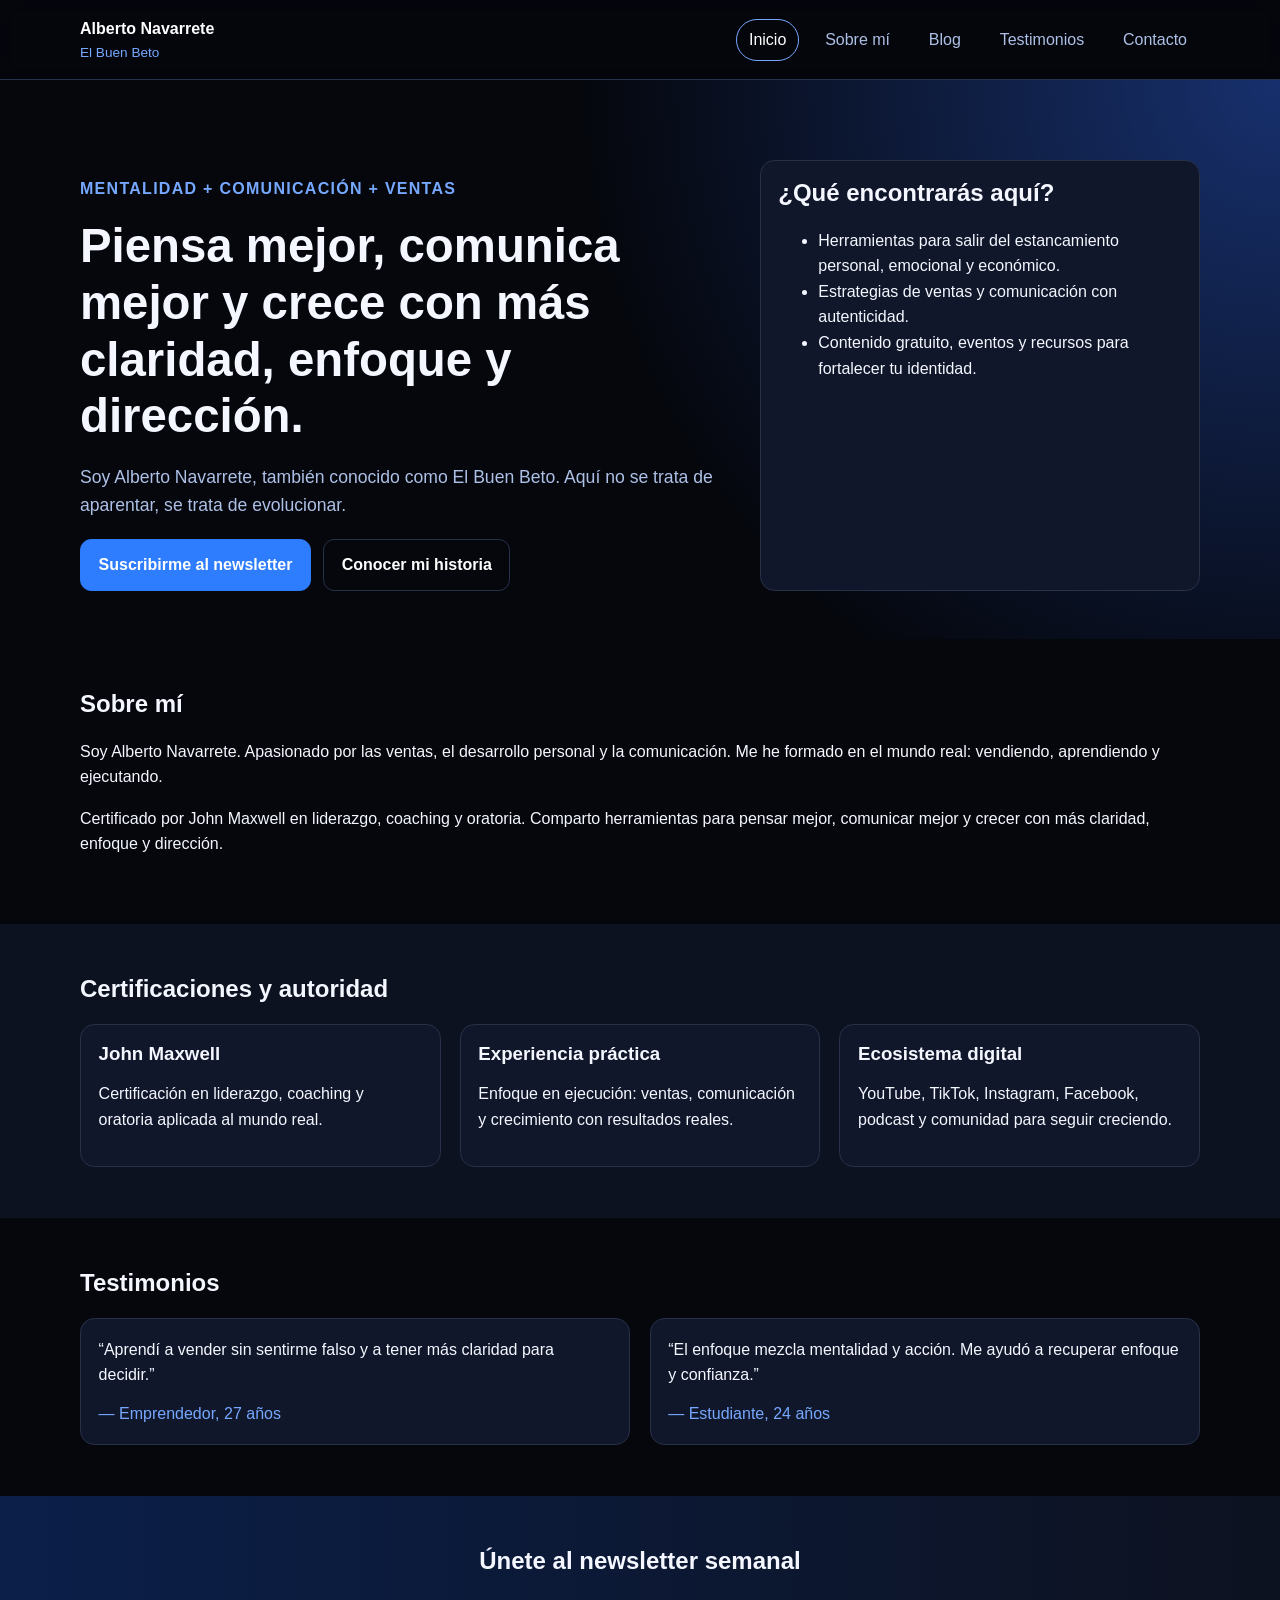
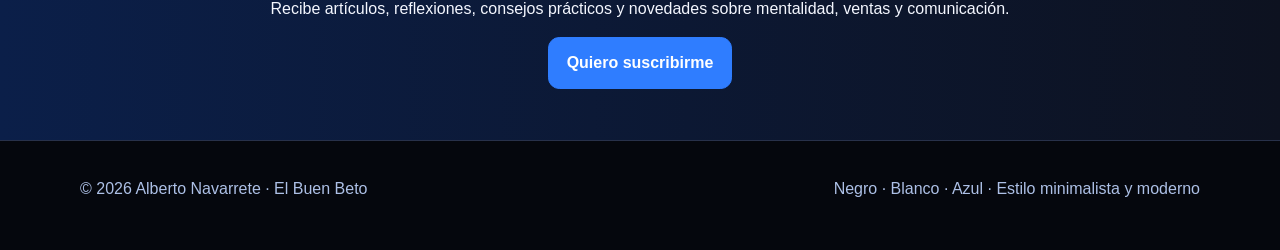
<file: index.html>
<!DOCTYPE html>
<html lang="es">
<head>
  <meta charset="UTF-8">
  <meta name="viewport" content="width=device-width, initial-scale=1.0">
  <meta name="description" content="Sitio oficial de Alberto Navarrete, El Buen Beto. Mentalidad, comunicación, ventas y crecimiento personal.">
  <meta name="keywords" content="crecimiento personal, mentalidad, finanzas personales, ventas, mejorar vida">
  <title>El Buen Beto | Inicio</title>
  <link rel="stylesheet" href="style.css">
</head>
<body>
  <header class="site-header">
    <div class="wrap nav-wrap">
      <a href="index.html" class="brand">Alberto Navarrete <span>El Buen Beto</span></a>
      <nav>
        <a href="index.html" class="active">Inicio</a>
        <a href="sobre-mi.html">Sobre mí</a>
        <a href="blog.html">Blog</a>
        <a href="testimonios.html">Testimonios</a>
        <a href="contacto.html">Contacto</a>
      </nav>
    </div>
  </header>

  <main>
    <section class="hero">
      <div class="wrap hero-grid">
        <div>
          <p class="eyebrow">Mentalidad + Comunicación + Ventas</p>
          <h1>Piensa mejor, comunica mejor y crece con más claridad, enfoque y dirección.</h1>
          <p class="lead">Soy Alberto Navarrete, también conocido como El Buen Beto. Aquí no se trata de aparentar, se trata de evolucionar.</p>
          <div class="actions">
            <a href="contacto.html" class="btn btn-primary">Suscribirme al newsletter</a>
            <a href="sobre-mi.html" class="btn btn-ghost">Conocer mi historia</a>
          </div>
        </div>
        <div class="card">
          <h2>¿Qué encontrarás aquí?</h2>
          <ul>
            <li>Herramientas para salir del estancamiento personal, emocional y económico.</li>
            <li>Estrategias de ventas y comunicación con autenticidad.</li>
            <li>Contenido gratuito, eventos y recursos para fortalecer tu identidad.</li>
          </ul>
        </div>
      </div>
    </section>

    <section class="section">
      <div class="wrap">
        <h2>Sobre mí</h2>
        <p>Soy Alberto Navarrete. Apasionado por las ventas, el desarrollo personal y la comunicación. Me he formado en el mundo real: vendiendo, aprendiendo y ejecutando.</p>
        <p>Certificado por John Maxwell en liderazgo, coaching y oratoria. Comparto herramientas para pensar mejor, comunicar mejor y crecer con más claridad, enfoque y dirección.</p>
      </div>
    </section>

    <section class="section alt">
      <div class="wrap">
        <h2>Certificaciones y autoridad</h2>
        <div class="grid-3">
          <article class="mini-card">
            <h3>John Maxwell</h3>
            <p>Certificación en liderazgo, coaching y oratoria aplicada al mundo real.</p>
          </article>
          <article class="mini-card">
            <h3>Experiencia práctica</h3>
            <p>Enfoque en ejecución: ventas, comunicación y crecimiento con resultados reales.</p>
          </article>
          <article class="mini-card">
            <h3>Ecosistema digital</h3>
            <p>YouTube, TikTok, Instagram, Facebook, podcast y comunidad para seguir creciendo.</p>
          </article>
        </div>
      </div>
    </section>

    <section class="section">
      <div class="wrap">
        <h2>Testimonios</h2>
        <div class="grid-2">
          <blockquote>
            “Aprendí a vender sin sentirme falso y a tener más claridad para decidir.”
            <cite>— Emprendedor, 27 años</cite>
          </blockquote>
          <blockquote>
            “El enfoque mezcla mentalidad y acción. Me ayudó a recuperar enfoque y confianza.”
            <cite>— Estudiante, 24 años</cite>
          </blockquote>
        </div>
      </div>
    </section>

    <section class="section cta-band">
      <div class="wrap cta-content">
        <h2>Únete al newsletter semanal</h2>
        <p>Recibe artículos, reflexiones, consejos prácticos y novedades sobre mentalidad, ventas y comunicación.</p>
        <a href="contacto.html" class="btn btn-primary">Quiero suscribirme</a>
      </div>
    </section>
  </main>

  <footer class="site-footer">
    <div class="wrap footer-grid">
      <p>© 2026 Alberto Navarrete · El Buen Beto</p>
      <p>Negro · Blanco · Azul · Estilo minimalista y moderno</p>
    </div>
  </footer>
</body>
</html>
</file>
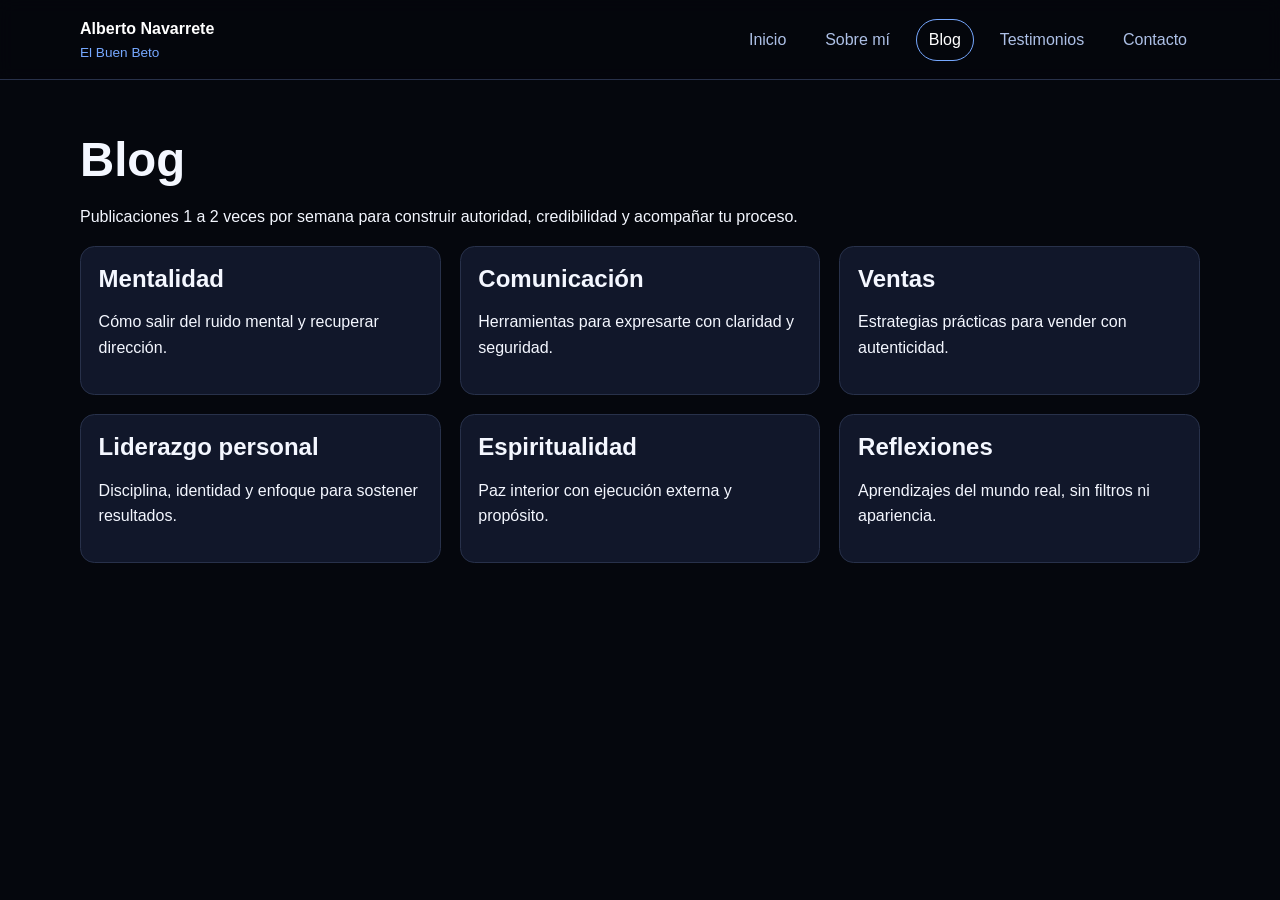
<file: blog.html>
<!DOCTYPE html>
<html lang="es">
<head>
  <meta charset="UTF-8">
  <meta name="viewport" content="width=device-width, initial-scale=1.0">
  <title>El Buen Beto | Blog</title>
  <link rel="stylesheet" href="style.css">
</head>
<body>
  <header class="site-header">
    <div class="wrap nav-wrap">
      <a href="index.html" class="brand">Alberto Navarrete <span>El Buen Beto</span></a>
      <nav>
        <a href="index.html">Inicio</a>
        <a href="sobre-mi.html">Sobre mí</a>
        <a href="blog.html" class="active">Blog</a>
        <a href="testimonios.html">Testimonios</a>
        <a href="contacto.html">Contacto</a>
      </nav>
    </div>
  </header>

  <main class="section">
    <div class="wrap">
      <h1>Blog</h1>
      <p>Publicaciones 1 a 2 veces por semana para construir autoridad, credibilidad y acompañar tu proceso.</p>
      <div class="grid-3">
        <article class="mini-card"><h2>Mentalidad</h2><p>Cómo salir del ruido mental y recuperar dirección.</p></article>
        <article class="mini-card"><h2>Comunicación</h2><p>Herramientas para expresarte con claridad y seguridad.</p></article>
        <article class="mini-card"><h2>Ventas</h2><p>Estrategias prácticas para vender con autenticidad.</p></article>
        <article class="mini-card"><h2>Liderazgo personal</h2><p>Disciplina, identidad y enfoque para sostener resultados.</p></article>
        <article class="mini-card"><h2>Espiritualidad</h2><p>Paz interior con ejecución externa y propósito.</p></article>
        <article class="mini-card"><h2>Reflexiones</h2><p>Aprendizajes del mundo real, sin filtros ni apariencia.</p></article>
      </div>
    </div>
  </main>
</body>
</html>
</file>
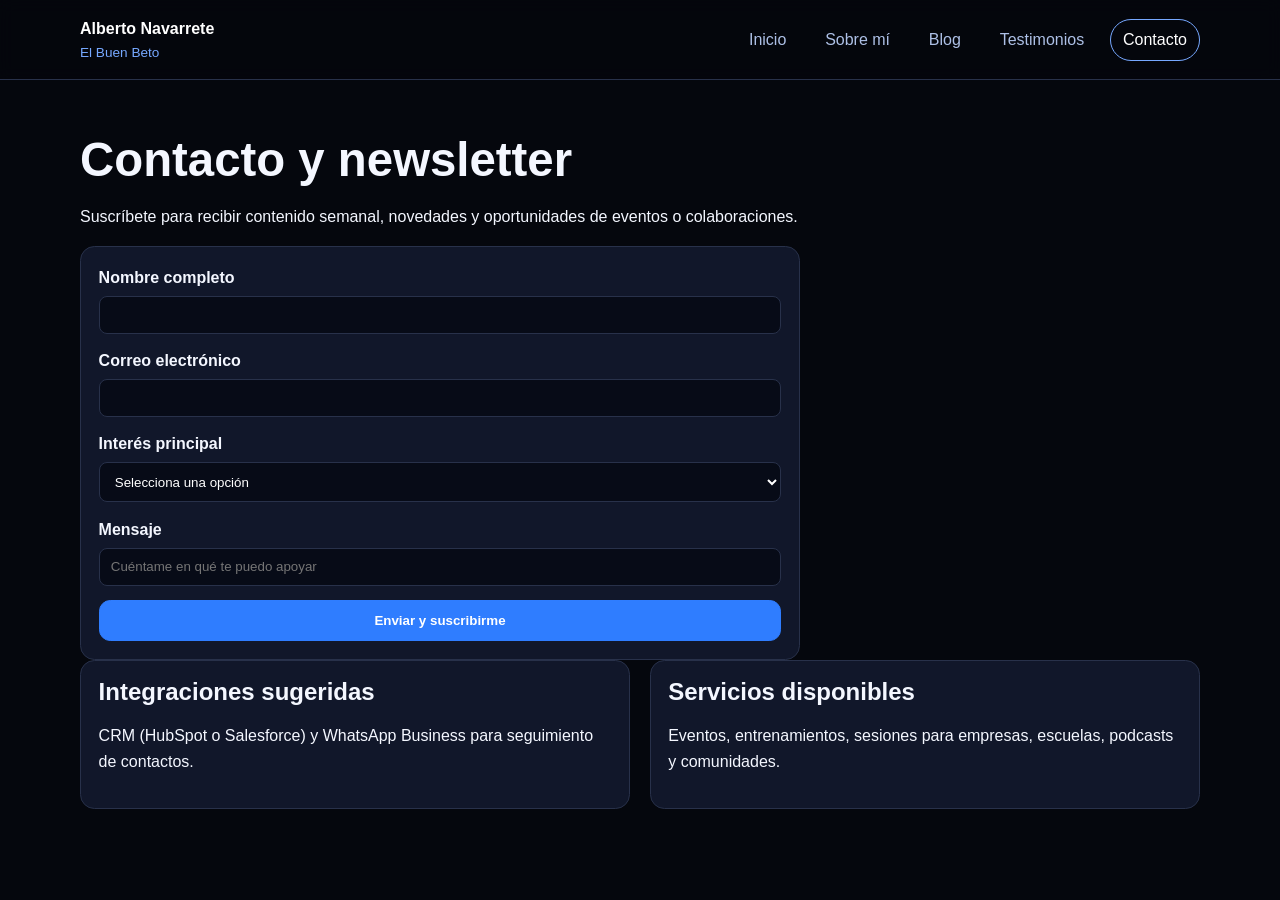
<file: contacto.html>
<!DOCTYPE html>
<html lang="es">
<head>
  <meta charset="UTF-8">
  <meta name="viewport" content="width=device-width, initial-scale=1.0">
  <title>El Buen Beto | Contacto</title>
  <link rel="stylesheet" href="style.css">
</head>
<body>
  <header class="site-header">
    <div class="wrap nav-wrap">
      <a href="index.html" class="brand">Alberto Navarrete <span>El Buen Beto</span></a>
      <nav>
        <a href="index.html">Inicio</a>
        <a href="sobre-mi.html">Sobre mí</a>
        <a href="blog.html">Blog</a>
        <a href="testimonios.html">Testimonios</a>
        <a href="contacto.html" class="active">Contacto</a>
      </nav>
    </div>
  </header>

  <main class="section">
    <div class="wrap">
      <h1>Contacto y newsletter</h1>
      <p>Suscríbete para recibir contenido semanal, novedades y oportunidades de eventos o colaboraciones.</p>
      <form class="form" action="#" method="post">
        <label>Nombre completo<input type="text" name="nombre" required></label>
        <label>Correo electrónico<input type="email" name="correo" required></label>
        <label>Interés principal
          <select name="interes" required>
            <option value="">Selecciona una opción</option>
            <option>Mentalidad</option>
            <option>Comunicación</option>
            <option>Ventas</option>
            <option>Liderazgo personal</option>
            <option>Espiritualidad</option>
          </select>
        </label>
        <label>Mensaje<input type="text" name="mensaje" placeholder="Cuéntame en qué te puedo apoyar"></label>
        <button class="btn btn-primary" type="submit">Enviar y suscribirme</button>
      </form>

      <div class="grid-2 integrations">
        <article class="mini-card">
          <h2>Integraciones sugeridas</h2>
          <p>CRM (HubSpot o Salesforce) y WhatsApp Business para seguimiento de contactos.</p>
        </article>
        <article class="mini-card">
          <h2>Servicios disponibles</h2>
          <p>Eventos, entrenamientos, sesiones para empresas, escuelas, podcasts y comunidades.</p>
        </article>
      </div>
    </div>
  </main>
</body>
</html>
</file>
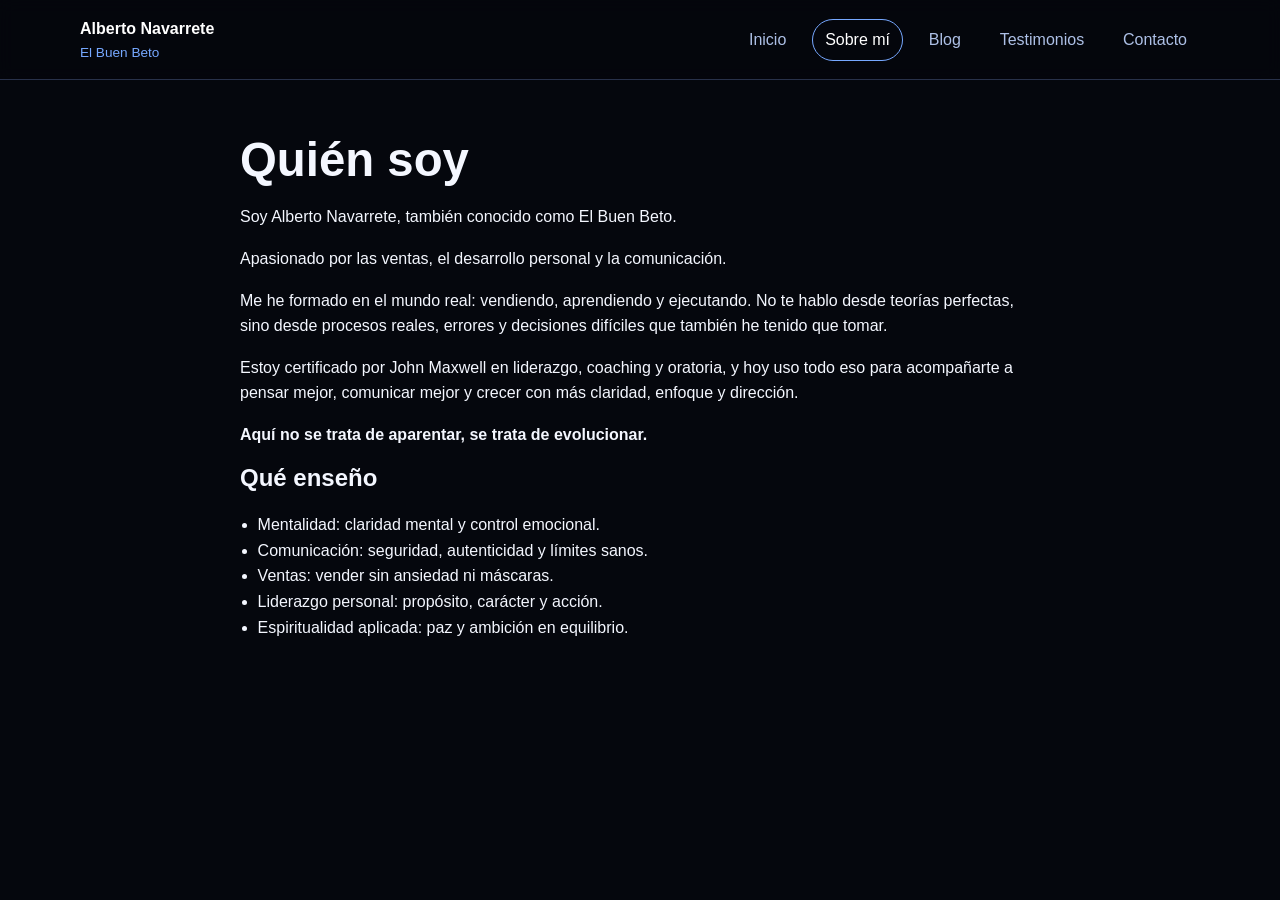
<file: sobre-mi.html>
<!DOCTYPE html>
<html lang="es">
<head>
  <meta charset="UTF-8">
  <meta name="viewport" content="width=device-width, initial-scale=1.0">
  <title>El Buen Beto | Sobre mí</title>
  <link rel="stylesheet" href="style.css">
</head>
<body>
  <header class="site-header">
    <div class="wrap nav-wrap">
      <a href="index.html" class="brand">Alberto Navarrete <span>El Buen Beto</span></a>
      <nav>
        <a href="index.html">Inicio</a>
        <a href="sobre-mi.html" class="active">Sobre mí</a>
        <a href="blog.html">Blog</a>
        <a href="testimonios.html">Testimonios</a>
        <a href="contacto.html">Contacto</a>
      </nav>
    </div>
  </header>

  <main class="section">
    <div class="wrap long-copy">
      <h1>Quién soy</h1>
      <p>Soy Alberto Navarrete, también conocido como El Buen Beto.</p>
      <p>Apasionado por las ventas, el desarrollo personal y la comunicación.</p>
      <p>Me he formado en el mundo real: vendiendo, aprendiendo y ejecutando. No te hablo desde teorías perfectas, sino desde procesos reales, errores y decisiones difíciles que también he tenido que tomar.</p>
      <p>Estoy certificado por John Maxwell en liderazgo, coaching y oratoria, y hoy uso todo eso para acompañarte a pensar mejor, comunicar mejor y crecer con más claridad, enfoque y dirección.</p>
      <p><strong>Aquí no se trata de aparentar, se trata de evolucionar.</strong></p>

      <h2>Qué enseño</h2>
      <ul>
        <li>Mentalidad: claridad mental y control emocional.</li>
        <li>Comunicación: seguridad, autenticidad y límites sanos.</li>
        <li>Ventas: vender sin ansiedad ni máscaras.</li>
        <li>Liderazgo personal: propósito, carácter y acción.</li>
        <li>Espiritualidad aplicada: paz y ambición en equilibrio.</li>
      </ul>
    </div>
  </main>
</body>
</html>
</file>
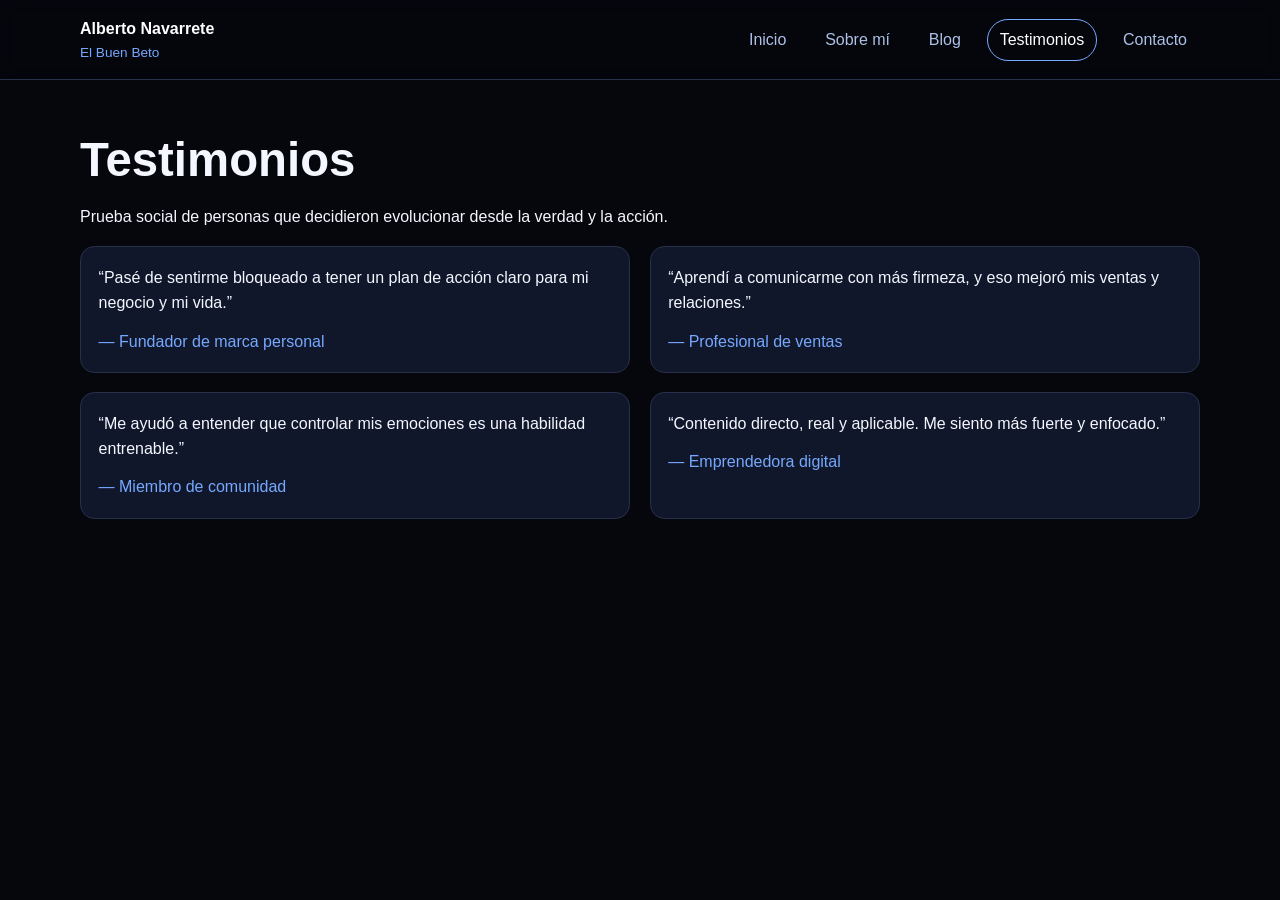
<file: testimonios.html>
<!DOCTYPE html>
<html lang="es">
<head>
  <meta charset="UTF-8">
  <meta name="viewport" content="width=device-width, initial-scale=1.0">
  <title>El Buen Beto | Testimonios</title>
  <link rel="stylesheet" href="style.css">
</head>
<body>
  <header class="site-header">
    <div class="wrap nav-wrap">
      <a href="index.html" class="brand">Alberto Navarrete <span>El Buen Beto</span></a>
      <nav>
        <a href="index.html">Inicio</a>
        <a href="sobre-mi.html">Sobre mí</a>
        <a href="blog.html">Blog</a>
        <a href="testimonios.html" class="active">Testimonios</a>
        <a href="contacto.html">Contacto</a>
      </nav>
    </div>
  </header>

  <main class="section">
    <div class="wrap">
      <h1>Testimonios</h1>
      <p>Prueba social de personas que decidieron evolucionar desde la verdad y la acción.</p>
      <div class="grid-2">
        <blockquote>
          “Pasé de sentirme bloqueado a tener un plan de acción claro para mi negocio y mi vida.”
          <cite>— Fundador de marca personal</cite>
        </blockquote>
        <blockquote>
          “Aprendí a comunicarme con más firmeza, y eso mejoró mis ventas y relaciones.”
          <cite>— Profesional de ventas</cite>
        </blockquote>
        <blockquote>
          “Me ayudó a entender que controlar mis emociones es una habilidad entrenable.”
          <cite>— Miembro de comunidad</cite>
        </blockquote>
        <blockquote>
          “Contenido directo, real y aplicable. Me siento más fuerte y enfocado.”
          <cite>— Emprendedora digital</cite>
        </blockquote>
      </div>
    </div>
  </main>
</body>
</html>
</file>
<file: style.css>
:root {
  --bg: #05070d;
  --bg-soft: #0d1220;
  --card: #11172a;
  --text: #f4f7ff;
  --muted: #adc0e6;
  --blue: #2f7dff;
  --blue-soft: #76a8ff;
  --border: #28314a;
}

* { box-sizing: border-box; }

body {
  margin: 0;
  font-family: Inter, "Segoe UI", Roboto, Arial, sans-serif;
  background: var(--bg);
  color: var(--text);
  line-height: 1.6;
}

.wrap {
  width: min(1120px, 92vw);
  margin: 0 auto;
}

.site-header {
  position: sticky;
  top: 0;
  z-index: 20;
  backdrop-filter: blur(8px);
  background: rgba(5, 7, 13, 0.85);
  border-bottom: 1px solid var(--border);
}

.nav-wrap {
  display: flex;
  justify-content: space-between;
  align-items: center;
  gap: 1rem;
  padding: 1rem 0;
}

.brand {
  color: #fff;
  text-decoration: none;
  font-weight: 700;
}

.brand span {
  color: var(--blue-soft);
  display: block;
  font-weight: 400;
  font-size: .85rem;
}

nav {
  display: flex;
  gap: .8rem;
  flex-wrap: wrap;
}

nav a {
  color: var(--muted);
  text-decoration: none;
  padding: .45rem .75rem;
  border-radius: 999px;
  border: 1px solid transparent;
}

nav a:hover,
nav a.active {
  color: #fff;
  border-color: var(--blue-soft);
}

.hero {
  padding: 5rem 0 3rem;
  background: radial-gradient(circle at top right, #17306d 0%, var(--bg) 50%);
}

.hero-grid,
.grid-2,
.grid-3 {
  display: grid;
  gap: 1.2rem;
}

.hero-grid { grid-template-columns: 1.2fr .8fr; }
.grid-2 { grid-template-columns: repeat(2, 1fr); }
.grid-3 { grid-template-columns: repeat(3, 1fr); }

h1, h2, h3 { line-height: 1.2; margin-top: 0; }

h1 { font-size: clamp(1.8rem, 3.7vw, 3.2rem); margin-bottom: .8rem; }
.lead { font-size: 1.1rem; color: var(--muted); max-width: 65ch; }
.eyebrow { text-transform: uppercase; color: var(--blue-soft); font-weight: 700; letter-spacing: .08em; }

.actions { display: flex; gap: .75rem; flex-wrap: wrap; margin-top: 1.25rem; }

.btn {
  display: inline-block;
  padding: .75rem 1.1rem;
  border-radius: .7rem;
  text-decoration: none;
  border: 1px solid var(--border);
  color: #fff;
  font-weight: 600;
}

.btn-primary { background: var(--blue); border-color: var(--blue); }
.btn-primary:hover { background: #1f66da; }
.btn-ghost:hover { border-color: var(--blue-soft); }

.section { padding: 3.2rem 0; }
.alt { background: var(--bg-soft); }

.card,
.mini-card,
blockquote,
.form {
  background: var(--card);
  border: 1px solid var(--border);
  border-radius: .9rem;
  padding: 1.1rem;
}

.mini-card h2, .mini-card h3 { margin-bottom: .4rem; }

blockquote { margin: 0; }
blockquote cite { display: block; margin-top: .8rem; color: var(--blue-soft); font-style: normal; }

.cta-band { background: linear-gradient(90deg, #0b1f49, #0d1220); }
.cta-content { text-align: center; }

.form { max-width: 720px; display: grid; gap: .9rem; }
.form label { display: grid; gap: .35rem; font-weight: 600; }
.form input, .form select {
  width: 100%;
  background: #070b17;
  border: 1px solid var(--border);
  color: #fff;
  border-radius: .5rem;
  padding: .65rem .7rem;
}

.long-copy { max-width: 800px; }
.long-copy ul { padding-left: 1.1rem; }

.site-footer {
  border-top: 1px solid var(--border);
  padding: 1.2rem 0 2rem;
  color: var(--muted);
}

.footer-grid {
  display: flex;
  justify-content: space-between;
  gap: 1rem;
  flex-wrap: wrap;
}

@media (max-width: 860px) {
  .hero-grid, .grid-2, .grid-3 { grid-template-columns: 1fr; }
}
</file>
